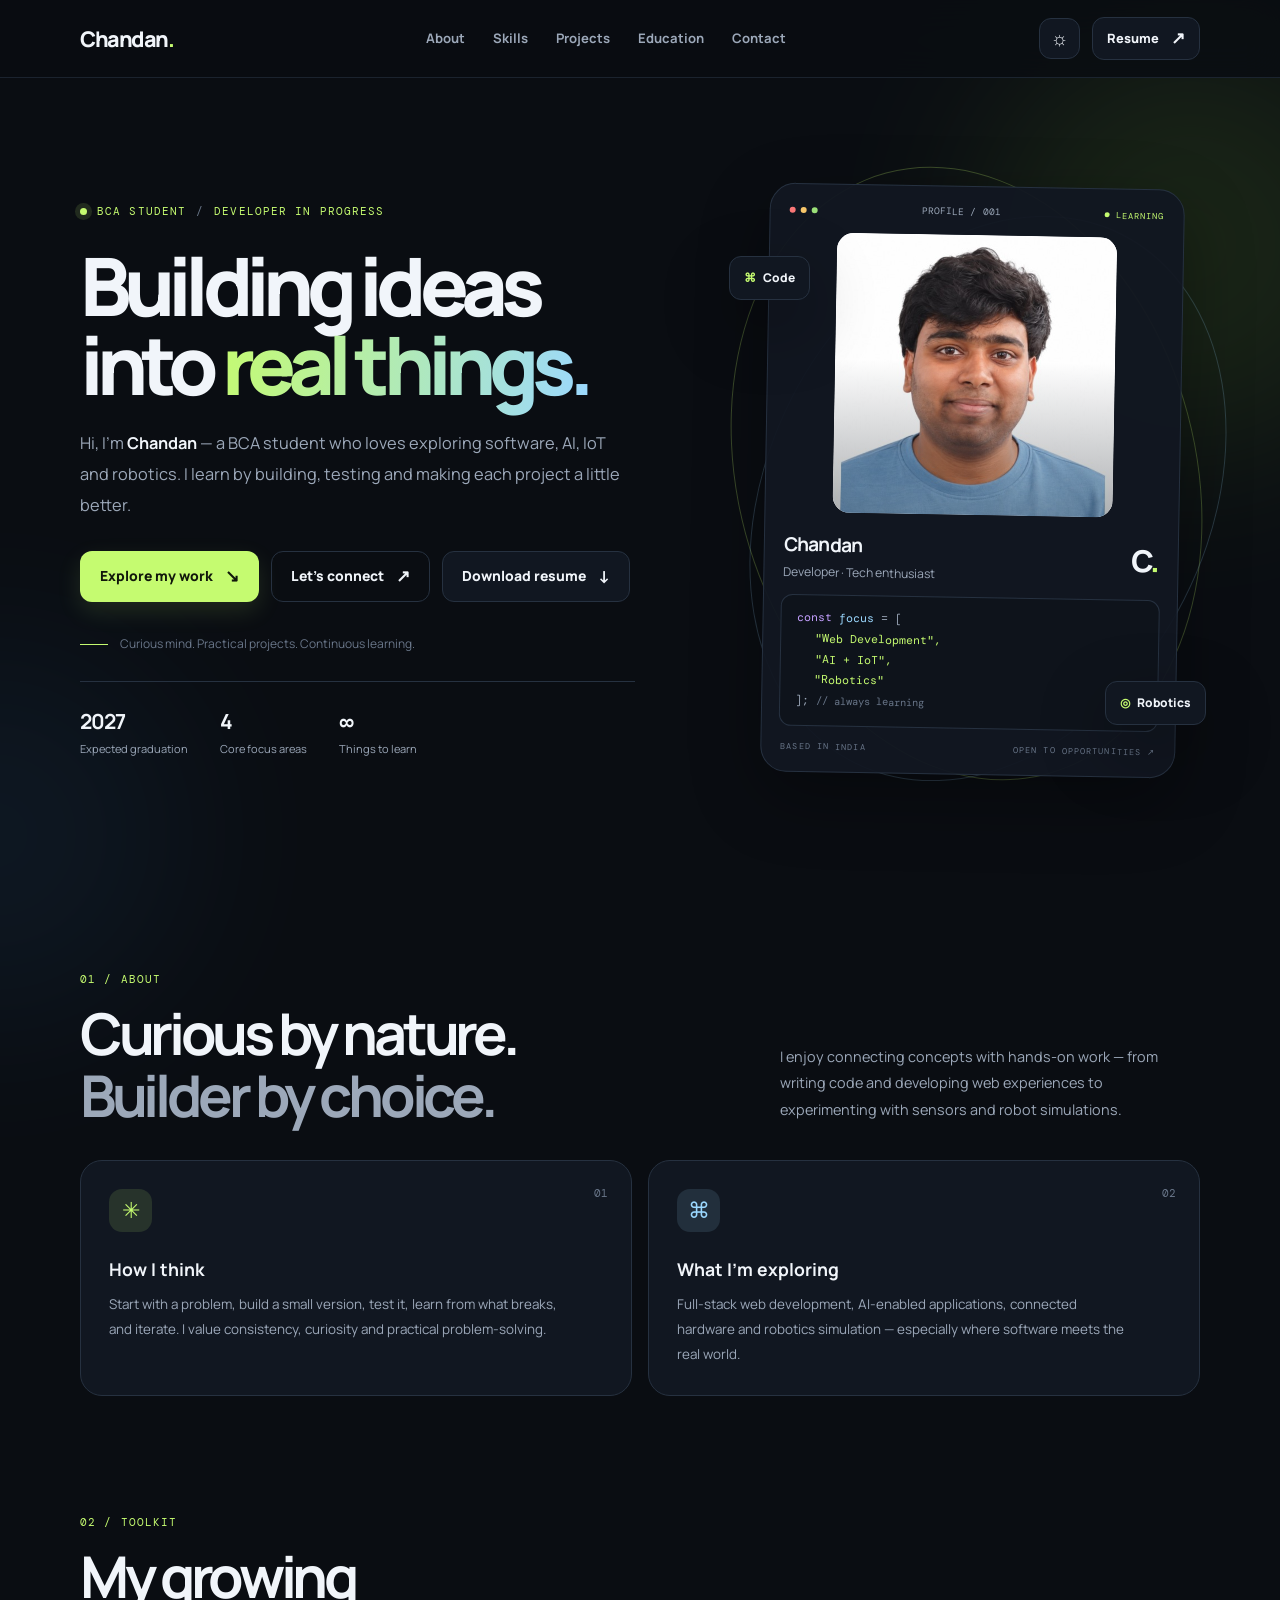
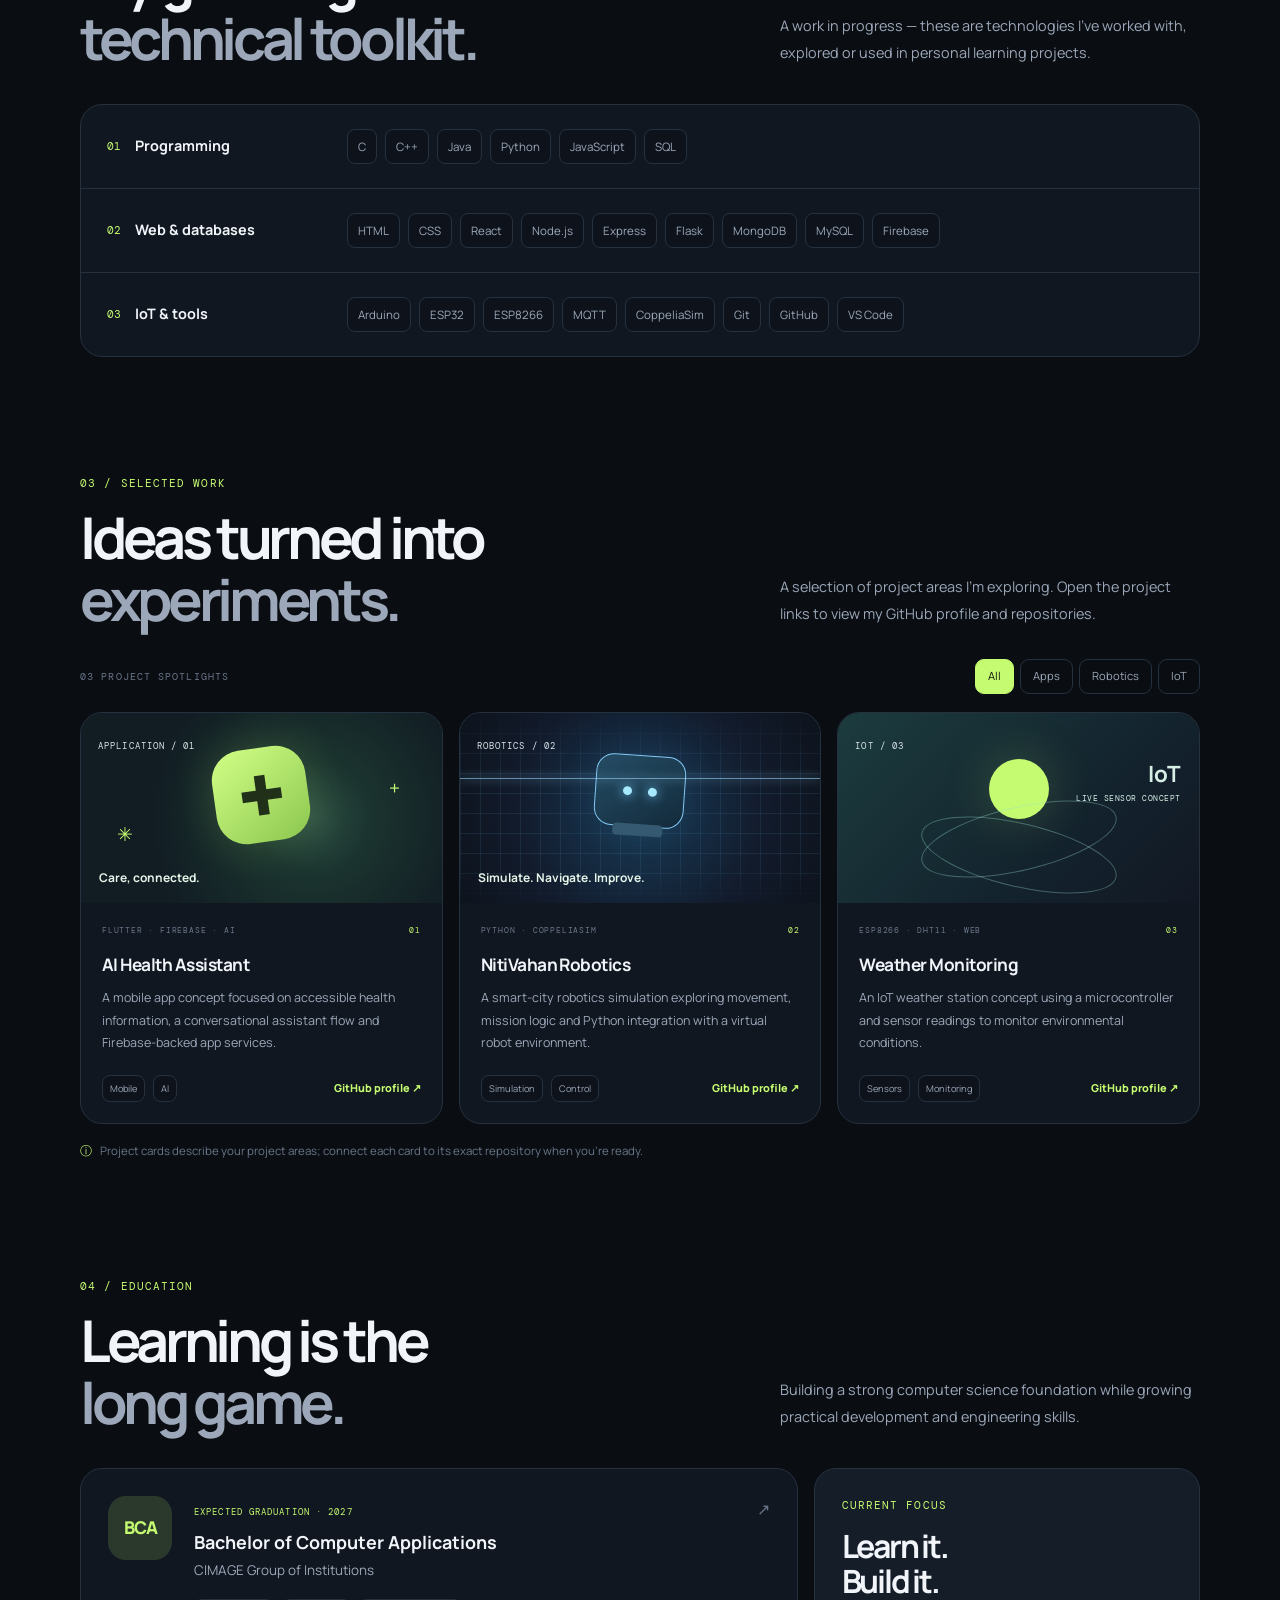
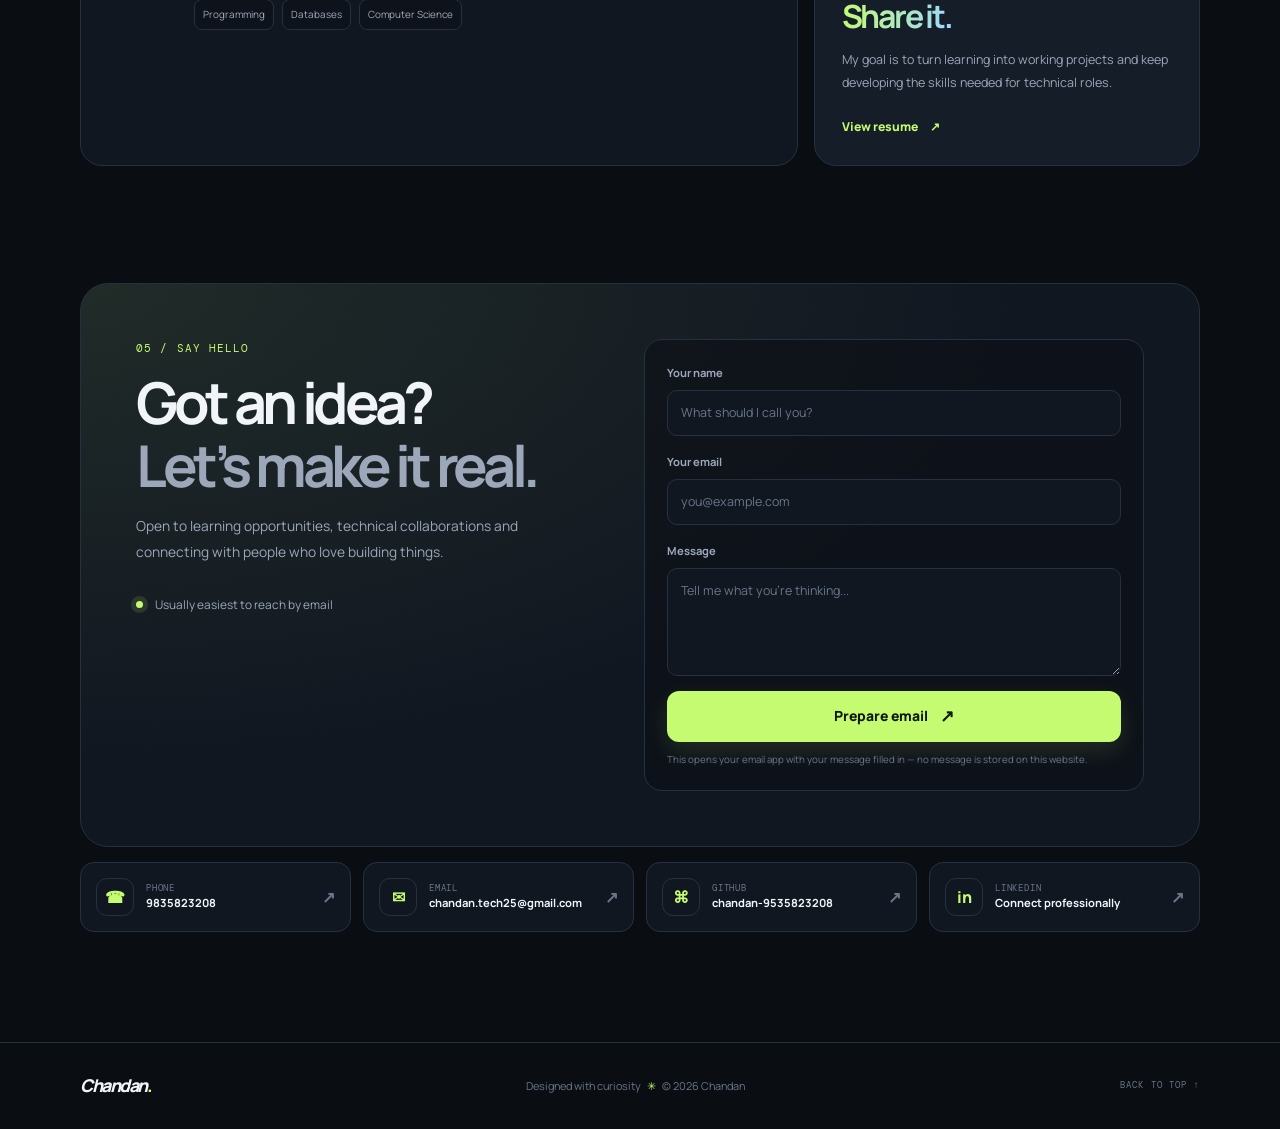
<file: index.html>
<!DOCTYPE html>
<html lang="en" data-theme="dark">
<head>
  <meta charset="UTF-8">
  <meta name="viewport" content="width=device-width, initial-scale=1.0">
  <meta name="description" content="Chandan — BCA student and aspiring developer exploring web development, AI, IoT and robotics.">
  <meta name="theme-color" content="#0a0d12">
  <title>Chandan — Developer Portfolio</title>
  <link rel="preconnect" href="https://fonts.googleapis.com">
  <link rel="preconnect" href="https://fonts.gstatic.com" crossorigin>
  <link href="https://fonts.googleapis.com/css2?family=DM+Mono:wght@400;500&family=Manrope:wght@400;500;600;700;800&display=swap" rel="stylesheet">
  <link rel="stylesheet" href="style.css">
</head>
<body>
  <div class="page-glow glow-one"></div><div class="page-glow glow-two"></div>
  <header class="site-header">
    <nav class="nav wrap" aria-label="Main navigation">
      <a class="brand" href="#home" aria-label="Chandan home">Chandan<span>.</span></a>
      <button class="nav-toggle" id="navToggle" aria-label="Open navigation" aria-expanded="false"><span></span><span></span></button>
      <div class="nav-links" id="navLinks">
        <a href="#about">About</a><a href="#skills">Skills</a><a href="#projects">Projects</a><a href="#education">Education</a><a href="#contact">Contact</a>
      </div>
      <div class="nav-actions">
        <button class="theme-toggle" id="themeToggle" aria-label="Switch color theme" title="Switch theme"><span id="themeIcon">☼</span></button>
        <a class="button button-small button-outline" href="resume.html">Resume <span class="arrow">↗</span></a>
      </div>
    </nav>
  </header>

  <main>
    <section class="hero wrap" id="home">
      <div class="hero-copy reveal">
        <div class="eyebrow"><span class="pulse-dot"></span> BCA STUDENT <span class="eyebrow-sep">/</span> DEVELOPER IN PROGRESS</div>
        <h1>Building ideas<br>into <span class="gradient-text">real things.</span></h1>
        <p class="hero-description">Hi, I’m <strong>Chandan</strong> — a BCA student who loves exploring software, AI, IoT and robotics. I learn by building, testing and making each project a little better.</p>
        <div class="hero-actions">
          <a class="button button-primary" href="#projects">Explore my work <span class="arrow">↘</span></a>
          <a class="button button-ghost" href="#contact">Let’s connect <span class="arrow">↗</span></a>
          <a class="button button-outline" href="Chandan_Resume.pdf" download>Download resume <span class="arrow">↓</span></a>
        </div>
        <div class="social-proof">
          <span class="social-line"></span><span>Curious mind. Practical projects. Continuous learning.</span>
        </div>
        <div class="hero-metrics">
          <div><strong>2027</strong><span>Expected graduation</span></div>
          <div><strong>4</strong><span>Core focus areas</span></div>
          <div><strong>∞</strong><span>Things to learn</span></div>
        </div>
      </div>
      <div class="hero-visual reveal reveal-delay">
        <div class="orbit orbit-a"></div><div class="orbit orbit-b"></div>
        <div class="profile-shell">
          <div class="profile-top"><span class="window-dots"><i></i><i></i><i></i></span><span class="mono">PROFILE / 001</span><span class="live-label"><span></span> LEARNING</span></div>
          <div class="profile-frame"><img src="Chandan.jpg" alt="Portrait of Chandan"></div>
          <div class="profile-info"><div><h2>Chandan</h2><p>Developer · Tech enthusiast</p></div><span class="profile-mark">C<span>.</span></span></div>
          <div class="code-snippet" aria-label="Developer profile code">
            <div><span class="code-purple">const</span> <span class="code-blue">focus</span> = [</div>
            <div class="code-indent"><span>"Web Development"</span>,</div>
            <div class="code-indent"><span>"AI + IoT"</span>,</div>
            <div class="code-indent"><span>"Robotics"</span></div>
            <div>]; <b class="code-comment">// always learning</b></div>
          </div>
          <div class="profile-bottom"><span>BASED IN INDIA</span><span>OPEN TO OPPORTUNITIES ↗</span></div>
        </div>
        <div class="float-chip chip-code"><span>⌘</span> Code</div>
        <div class="float-chip chip-robot"><span>◎</span> Robotics</div>
      </div>
    </section>

    <section class="section wrap" id="about">
      <div class="section-heading reveal"><div><span class="section-index">01 / ABOUT</span><h2>Curious by nature.<br><span class="muted-heading">Builder by choice.</span></h2></div><p>I enjoy connecting concepts with hands-on work — from writing code and developing web experiences to experimenting with sensors and robot simulations.</p></div>
      <div class="about-grid">
        <article class="info-card reveal"><div class="card-icon">✳</div><h3>How I think</h3><p>Start with a problem, build a small version, test it, learn from what breaks, and iterate. I value consistency, curiosity and practical problem-solving.</p><span class="card-number">01</span></article>
        <article class="info-card reveal reveal-delay"><div class="card-icon icon-blue">⌘</div><h3>What I’m exploring</h3><p>Full-stack web development, AI-enabled applications, connected hardware and robotics simulation — especially where software meets the real world.</p><span class="card-number">02</span></article>
      </div>
    </section>

    <section class="section wrap" id="skills">
      <div class="section-heading reveal"><div><span class="section-index">02 / TOOLKIT</span><h2>My growing<br><span class="muted-heading">technical toolkit.</span></h2></div><p>A work in progress — these are technologies I’ve worked with, explored or used in personal learning projects.</p></div>
      <div class="skills-panel reveal">
        <div class="skill-group"><div class="skill-title"><span class="skill-symbol">01</span><h3>Programming</h3></div><div class="skill-tags"><span>C</span><span>C++</span><span>Java</span><span>Python</span><span>JavaScript</span><span>SQL</span></div></div>
        <div class="skill-group"><div class="skill-title"><span class="skill-symbol">02</span><h3>Web &amp; databases</h3></div><div class="skill-tags"><span>HTML</span><span>CSS</span><span>React</span><span>Node.js</span><span>Express</span><span>Flask</span><span>MongoDB</span><span>MySQL</span><span>Firebase</span></div></div>
        <div class="skill-group"><div class="skill-title"><span class="skill-symbol">03</span><h3>IoT &amp; tools</h3></div><div class="skill-tags"><span>Arduino</span><span>ESP32</span><span>ESP8266</span><span>MQTT</span><span>CoppeliaSim</span><span>Git</span><span>GitHub</span><span>VS Code</span></div></div>
      </div>
    </section>

    <section class="section wrap" id="projects">
      <div class="section-heading reveal"><div><span class="section-index">03 / SELECTED WORK</span><h2>Ideas turned into<br><span class="muted-heading">experiments.</span></h2></div><p>A selection of project areas I’m exploring. Open the project links to view my GitHub profile and repositories.</p></div>
      <div class="project-toolbar reveal"><span class="project-count">03 PROJECT SPOTLIGHTS</span><div class="filters" role="group" aria-label="Filter projects"><button class="filter active" data-filter="all">All</button><button class="filter" data-filter="app">Apps</button><button class="filter" data-filter="robotics">Robotics</button><button class="filter" data-filter="iot">IoT</button></div></div>
      <div class="project-grid">
        <article class="project-card reveal" data-category="app">
          <div class="project-art art-health"><span class="art-label">APPLICATION / 01</span><div class="health-orb">✚</div><div class="art-caption">Care, connected.</div><span class="art-cross cross-one">+</span><span class="art-cross cross-two">✳</span></div>
          <div class="project-content"><div class="project-meta"><span>FLUTTER · FIREBASE · AI</span><span class="project-id">01</span></div><h3>AI Health Assistant</h3><p>A mobile app concept focused on accessible health information, a conversational assistant flow and Firebase-backed app services.</p><div class="project-footer"><div class="mini-tags"><span>Mobile</span><span>AI</span></div><a href="https://github.com/chandan-9535823208" target="_blank" rel="noreferrer">GitHub profile ↗</a></div></div>
        </article>
        <article class="project-card reveal reveal-delay" data-category="robotics">
          <div class="project-art art-robot"><span class="art-label">ROBOTICS / 02</span><div class="robot-grid"></div><div class="robot-visual"><span class="robot-eye"></span><span class="robot-eye"></span><span class="robot-base"></span></div><div class="art-caption">Simulate. Navigate. Improve.</div><span class="scan-line"></span></div>
          <div class="project-content"><div class="project-meta"><span>PYTHON · COPPELIASIM</span><span class="project-id">02</span></div><h3>NitiVahan Robotics</h3><p>A smart-city robotics simulation exploring movement, mission logic and Python integration with a virtual robot environment.</p><div class="project-footer"><div class="mini-tags"><span>Simulation</span><span>Control</span></div><a href="https://github.com/chandan-9535823208" target="_blank" rel="noreferrer">GitHub profile ↗</a></div></div>
        </article>
        <article class="project-card reveal" data-category="iot">
          <div class="project-art art-weather"><span class="art-label">IOT / 03</span><div class="weather-sun"></div><div class="weather-wave wave-one"></div><div class="weather-wave wave-two"></div><div class="weather-readout"><strong>IoT</strong><span>LIVE SENSOR CONCEPT</span></div></div>
          <div class="project-content"><div class="project-meta"><span>ESP8266 · DHT11 · WEB</span><span class="project-id">03</span></div><h3>Weather Monitoring</h3><p>An IoT weather station concept using a microcontroller and sensor readings to monitor environmental conditions.</p><div class="project-footer"><div class="mini-tags"><span>Sensors</span><span>Monitoring</span></div><a href="https://github.com/chandan-9535823208" target="_blank" rel="noreferrer">GitHub profile ↗</a></div></div>
        </article>
      </div>
      <p class="project-note"><span>ⓘ</span> Project cards describe your project areas; connect each card to its exact repository when you’re ready.</p>
    </section>

    <section class="section wrap" id="education">
      <div class="section-heading reveal"><div><span class="section-index">04 / EDUCATION</span><h2>Learning is the<br><span class="muted-heading">long game.</span></h2></div><p>Building a strong computer science foundation while growing practical development and engineering skills.</p></div>
      <div class="education-layout">
        <div class="education-card reveal"><div class="edu-badge">BCA</div><div class="edu-copy"><span class="edu-date">EXPECTED GRADUATION · 2027</span><h3>Bachelor of Computer Applications</h3><p>CIMAGE Group of Institutions</p><div class="edu-tags"><span>Programming</span><span>Databases</span><span>Computer Science</span></div></div><span class="edu-check">↗</span></div>
        <aside class="learning-card reveal reveal-delay"><span class="section-index">CURRENT FOCUS</span><h3>Learn it.<br>Build it.<br><span class="gradient-text">Share it.</span></h3><p>My goal is to turn learning into working projects and keep developing the skills needed for technical roles.</p><a href="resume.html" class="text-link">View resume <span>↗</span></a></aside>
      </div>
    </section>

    <section class="section wrap" id="contact">
      <div class="contact-panel reveal">
        <div class="contact-copy"><span class="section-index">05 / SAY HELLO</span><h2>Got an idea?<br><span class="muted-heading">Let’s make it real.</span></h2><p>Open to learning opportunities, technical collaborations and connecting with people who love building things.</p><div class="contact-direct"><span class="pulse-dot"></span> Usually easiest to reach by email</div></div>
        <div class="contact-form-wrap">
          <form id="contactForm">
            <label for="senderName">Your name</label><input id="senderName" name="name" type="text" placeholder="What should I call you?" required>
            <label for="senderEmail">Your email</label><input id="senderEmail" name="email" type="email" placeholder="you@example.com" required>
            <label for="senderMessage">Message</label><textarea id="senderMessage" name="message" rows="4" placeholder="Tell me what you’re thinking..." required></textarea>
            <button class="button button-primary submit-button" type="submit">Prepare email <span class="arrow">↗</span></button>
            <p class="form-note">This opens your email app with your message filled in — no message is stored on this website.</p>
          </form>
        </div>
      </div>
      <div class="social-links reveal"><a href="tel:+919835823208"><span class="social-icon">☎</span><span><small>PHONE</small><strong>9835823208</strong></span><b>↗</b></a><a href="mailto:chandan.tech25@gmail.com"><span class="social-icon">✉</span><span><small>EMAIL</small><strong>chandan.tech25@gmail.com</strong></span><b>↗</b></a><a href="https://github.com/chandan-9535823208" target="_blank" rel="noreferrer"><span class="social-icon">⌘</span><span><small>GITHUB</small><strong>chandan-9535823208</strong></span><b>↗</b></a><a href="https://www.linkedin.com/in/chandan-k-14480735b" target="_blank" rel="noreferrer"><span class="social-icon">in</span><span><small>LINKEDIN</small><strong>Connect professionally</strong></span><b>↗</b></a></div>
    </section>
  </main>

  <footer class="site-footer"><div class="wrap footer-inner"><a class="brand" href="#home"><Cite>Chandan</Cite><span>.</span></a><span>Designed with curiosity <span class="footer-heart">✳</span> © <span id="year"></span> Chandan</span><a href="#home" class="back-top">BACK TO TOP ↑</a></div></footer>
  <div class="toast" id="toast" role="status" aria-live="polite"></div>
  <script src="script.js"></script>
</body>
</html>
</file>
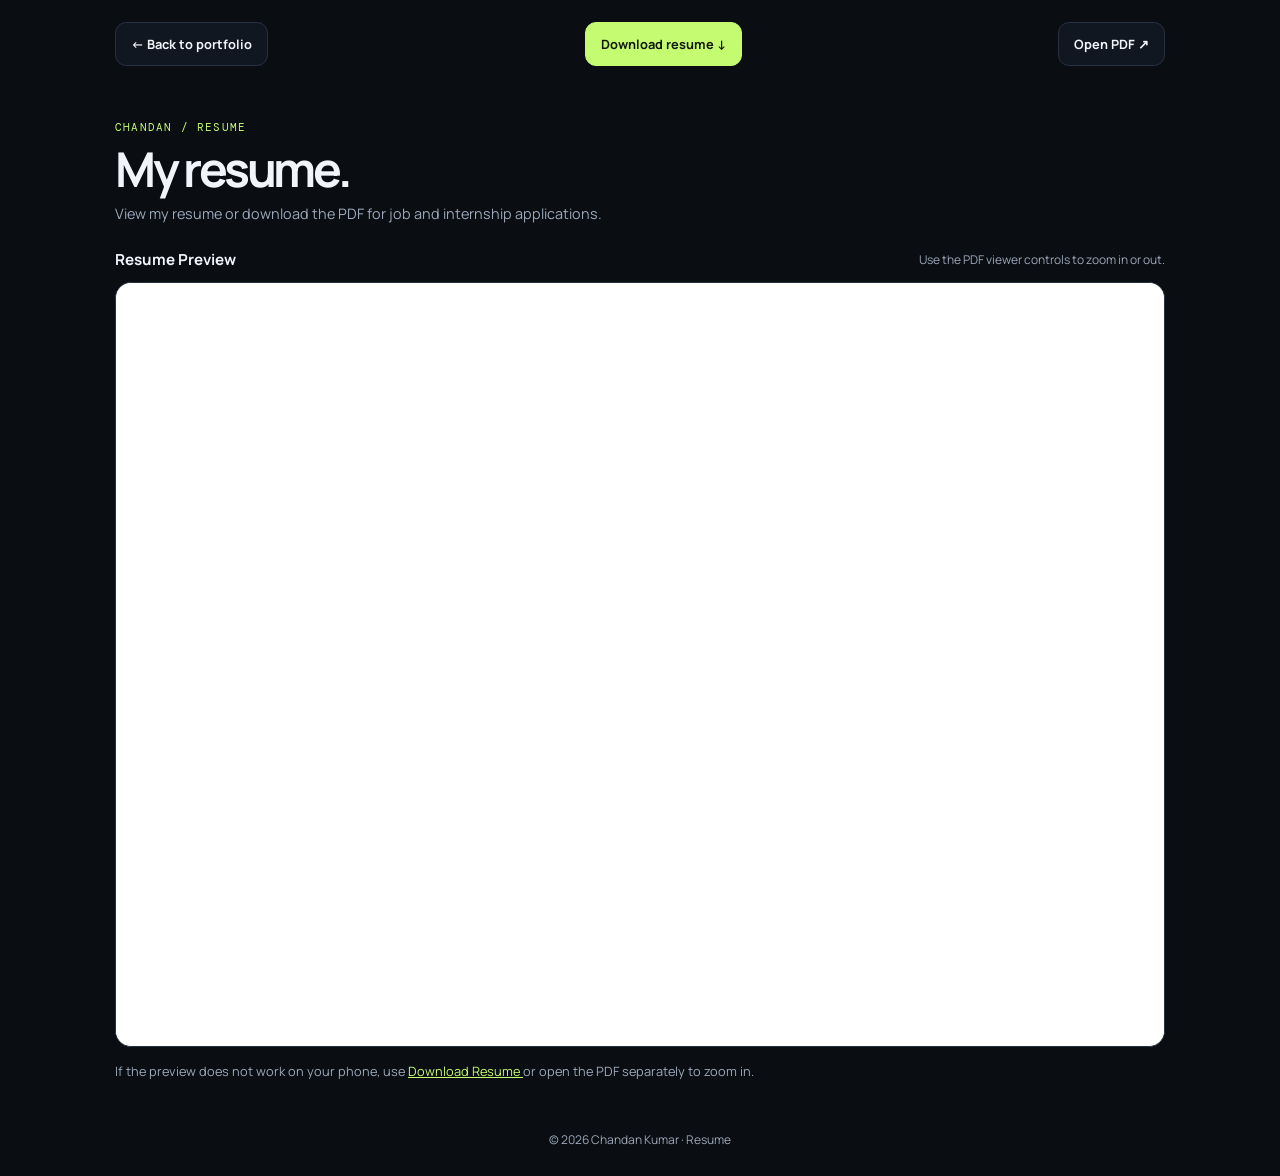
<file: resume.html>
<!DOCTYPE html>
<html lang="en" data-theme="dark">
<head>
  <meta charset="UTF-8">
  <meta name="viewport" content="width=device-width, initial-scale=1.0">
  <meta name="description" content="View or download Chandan's resume PDF.">
  <meta name="theme-color" content="#0a0d12">
  <title>Resume — Chandan</title>

  <link rel="preconnect" href="https://fonts.googleapis.com">
  <link rel="preconnect" href="https://fonts.gstatic.com" crossorigin>
  <link href="https://fonts.googleapis.com/css2?family=DM+Mono:wght@400;500&family=Manrope:wght@400;500;600;700;800&display=swap" rel="stylesheet">

  <style>
    :root {
      --bg: #0a0d12;
      --surface: #111721;
      --text: #f1f5fa;
      --muted: #9ca8b9;
      --line: #263140;
      --accent: #c5fb70;
      --ink: #11170b;
    }

    * {
      box-sizing: border-box;
    }

    html {
      scroll-behavior: smooth;
    }

    body {
      margin: 0;
      background: var(--bg);
      color: var(--text);
      font-family: Manrope, sans-serif;
      min-height: 100vh;
    }

    .wrap {
      width: min(1050px, calc(100% - 32px));
      margin: auto;
    }

    .toolbar {
      display: flex;
      justify-content: space-between;
      align-items: center;
      gap: 12px;
      padding: 22px 0;
    }

    .toolbar a {
      display: inline-flex;
      align-items: center;
      justify-content: center;
      gap: 8px;
      border: 1px solid var(--line);
      background: var(--surface);
      color: var(--text);
      border-radius: 11px;
      padding: 12px 15px;
      font: 700 0.8rem Manrope, sans-serif;
      text-decoration: none;
      text-align: center;
      transition: transform 0.2s, border-color 0.2s;
    }

    .toolbar a:hover {
      transform: translateY(-2px);
      border-color: var(--accent);
    }

    .toolbar .download {
      background: var(--accent);
      border-color: var(--accent);
      color: var(--ink);
    }

    .intro {
      padding: 26px 0 22px;
    }

    .eyebrow {
      font: 0.68rem 'DM Mono', monospace;
      color: var(--accent);
      letter-spacing: 1.2px;
      text-transform: uppercase;
    }

    h1 {
      font-size: clamp(2.1rem, 5vw, 3rem);
      line-height: 1.05;
      letter-spacing: -0.07em;
      margin: 8px 0;
    }

    .intro p {
      color: var(--muted);
      font-size: 0.9rem;
      line-height: 1.7;
      margin: 0;
    }

    .pdf-heading {
      display: flex;
      align-items: center;
      justify-content: space-between;
      gap: 12px;
      margin-bottom: 12px;
    }

    .pdf-heading h2 {
      font-size: 0.95rem;
      margin: 0;
    }

    .pdf-heading span {
      color: var(--muted);
      font-size: 0.75rem;
    }

    .pdf-frame {
      width: 100%;
      height: min(85vh, 1050px);
      min-height: 650px;
      border: 1px solid var(--line);
      border-radius: 16px;
      background: #fff;
      overflow: hidden;
    }

    .pdf-frame iframe {
      display: block;
      width: 100%;
      height: 100%;
      border: 0;
      background: #fff;
    }

    .mobile-open {
      display: none;
      width: 100%;
      margin-top: 14px;
      padding: 14px;
      border: 1px solid var(--accent);
      border-radius: 12px;
      background: var(--accent);
      color: var(--ink);
      font: 800 0.9rem Manrope, sans-serif;
      text-align: center;
      text-decoration: none;
    }

    .fallback {
      color: var(--muted);
      font-size: 0.8rem;
      line-height: 1.7;
      margin: 14px 0 30px;
    }

    .fallback a {
      color: var(--accent);
    }

    footer {
      padding: 18px 0 28px;
      color: var(--muted);
      font-size: 0.75rem;
      text-align: center;
    }

    @media (max-width: 600px) {
      .wrap {
        width: calc(100% - 24px);
      }

      .toolbar {
        display: grid;
        grid-template-columns: 1fr 1fr;
        gap: 9px;
        padding: 14px 0;
      }

      .toolbar a {
        width: 100%;
        min-height: 44px;
        padding: 10px 7px;
        font-size: 0.72rem;
      }

      .toolbar a:first-child {
        grid-column: 1 / -1;
      }

      .intro {
        padding: 22px 0 18px;
      }

      h1 {
        font-size: 2.35rem;
      }

      .intro p {
        font-size: 0.82rem;
      }

      .pdf-heading {
        align-items: flex-start;
        flex-direction: column;
        gap: 5px;
      }

      .pdf-frame {
        height: 78vh;
        min-height: 500px;
        border-radius: 10px;
      }

      .mobile-open {
        display: block;
      }

      footer {
        padding-bottom: 22px;
      }
    }

    @media (max-width: 360px) {
      .toolbar a {
        font-size: 0.67rem;
      }

      .pdf-frame {
        height: 72vh;
        min-height: 450px;
      }
    }
  </style>
</head>

<body>
  <main class="wrap">

    <nav class="toolbar" aria-label="Resume actions">
      <a href="index.html">← Back to portfolio</a>

      <a
        class="download"
        href="Chandan_Resume.pdf"
        download="Chandan_Resume.pdf">
        Download resume ↓
      </a>

      <a
        href="Chandan_Resume.pdf"
        target="_blank"
        rel="noopener noreferrer">
        Open PDF ↗
      </a>
    </nav>

    <header class="intro">
      <span class="eyebrow">CHANDAN / RESUME</span>
      <h1>My resume.</h1>
      <p>
        View my resume or download the PDF for job and internship applications.
      </p>
    </header>

    <section aria-label="Resume preview">
      <div class="pdf-heading">
        <h2>Resume Preview</h2>
        <span>Use the PDF viewer controls to zoom in or out.</span>
      </div>

      <div class="pdf-frame">
        <iframe
          src="Chandan_Resume.pdf#toolbar=1&navpanes=0&view=FitH"
          title="Chandan's resume PDF"
          loading="lazy">
        </iframe>
      </div>

      <a
        class="mobile-open"
        href="Chandan_Resume.pdf"
        target="_blank"
        rel="noopener noreferrer">
        Open Resume for Zooming ↗
      </a>

      <p class="fallback">
        If the preview does not work on your phone, use
        <a href="Chandan_Resume.pdf" download="Chandan_Resume.pdf">
          Download Resume
        </a>
        or open the PDF separately to zoom in.
      </p>
    </section>

    <footer>
      © 2026 Chandan Kumar · Resume
    </footer>

  </main>
</body>
</html>
</file>
<file: style.css>
/* Chandan Portfolio — responsive design system */
:root{
  color-scheme:dark;--bg:#0a0d12;--bg-soft:#0e131b;--surface:#111721;--surface-2:#151d29;
  --text:#f1f5fa;--muted:#9ca8b9;--subtle:#697689;--line:#263140;--accent:#c5fb70;--accent-ink:#11170b;
  --blue:#9bd8ff;--shadow:0 24px 70px #0005;--radius:22px;--font:'Manrope',sans-serif;--mono:'DM Mono',monospace
}
html[data-theme="light"]{color-scheme:light;--bg:#f5f7f8;--bg-soft:#eef2f4;--surface:#fff;--surface-2:#f2f5f6;--text:#17202a;--muted:#5c6979;--subtle:#7c8794;--line:#dce3e8;--accent:#5c951f;--accent-ink:#fff;--blue:#1679b3;--shadow:0 24px 70px #1c2d3b12}
*{box-sizing:border-box}html{scroll-behavior:smooth;scroll-padding-top:88px}body{margin:0;overflow-x:hidden;background:var(--bg);color:var(--text);font-family:var(--font),sans-serif;line-height:1.65;transition:background .3s,color .3s}a{color:inherit;text-decoration:none}button,input,textarea{font:inherit}button,a{-webkit-tap-highlight-color:transparent}button{color:inherit}.wrap{width:min(1120px,calc(100% - 48px));margin-inline:auto}.page-glow{position:absolute;pointer-events:none;z-index:-1;border-radius:50%;filter:blur(90px);opacity:.12}.glow-one{width:420px;height:420px;top:35px;right:-120px;background:#8acf39}.glow-two{width:370px;height:370px;top:650px;left:-190px;background:#3e95e1;opacity:.08}
.site-header{height:78px;position:sticky;top:0;z-index:50;background:color-mix(in srgb,var(--bg) 85%,transparent);backdrop-filter:blur(18px);border-bottom:1px solid color-mix(in srgb,var(--line) 65%,transparent)}.nav{height:100%;display:flex;align-items:center;justify-content:space-between;gap:24px}.brand{font-weight:800;font-size:1.35rem;letter-spacing:-1.5px}.brand span{color:var(--accent)}.nav-links{display:flex;align-items:center;gap:28px;color:var(--muted);font-size:.82rem;font-weight:700}.nav-links a{transition:color .2s}.nav-links a:hover,.nav-links a.active{color:var(--accent)}.nav-actions{display:flex;align-items:center;gap:12px}.theme-toggle{width:41px;height:41px;border:1px solid var(--line);border-radius:12px;background:var(--surface);cursor:pointer;font-size:1.2rem;transition:transform .2s,border-color .2s}.theme-toggle:hover{transform:rotate(15deg);border-color:var(--accent)}.nav-toggle{display:none;border:1px solid var(--line);background:var(--surface);width:42px;height:42px;border-radius:12px;cursor:pointer}.nav-toggle span{display:block;width:17px;height:2px;background:var(--text);margin:5px auto;transition:.2s}
.button{display:inline-flex;align-items:center;justify-content:center;gap:12px;border:1px solid transparent;padding:13px 19px;border-radius:12px;font-size:.87rem;font-weight:800;cursor:pointer;transition:transform .22s,border-color .22s,background .22s,color .22s}.button:hover{transform:translateY(-3px)}.button-small{padding:10px 14px;font-size:.8rem}.button-primary{background:var(--accent);color:var(--accent-ink);box-shadow:0 9px 24px color-mix(in srgb,var(--accent) 12%,transparent)}.button-primary:hover{filter:brightness(1.06)}.button-outline{border-color:var(--line);background:var(--surface)}.button-outline:hover,.button-ghost:hover{border-color:var(--accent)}.button-ghost{border-color:var(--line);background:transparent}.arrow{font-size:1.05rem;line-height:1}
.hero{min-height:665px;padding-top:88px;padding-bottom:88px;display:grid;grid-template-columns:1.06fr .94fr;align-items:center;gap:72px}.eyebrow,.section-index,.mono,.profile-bottom,.profile-top .mono,.live-label,.project-count,.project-meta,.art-label,.edu-date,.back-top{font-family:var(--mono);font-size:.69rem;letter-spacing:1.1px}.eyebrow{display:flex;align-items:center;gap:10px;color:var(--accent)}.eyebrow-sep{color:var(--subtle)}.pulse-dot{display:inline-block;width:7px;height:7px;background:var(--accent);border-radius:50%;box-shadow:0 0 0 5px color-mix(in srgb,var(--accent) 12%,transparent);animation:pulse 2s infinite}@keyframes pulse{50%{box-shadow:0 0 0 9px transparent}}
h1{margin:25px 0 23px;font-size:clamp(3.3rem,6.3vw,5.55rem);line-height:.99;letter-spacing:-.085em;font-weight:800} .gradient-text{color:var(--accent);background:linear-gradient(100deg,var(--accent),var(--blue));-webkit-background-clip:text;background-clip:text;-webkit-text-fill-color:transparent}.hero-description{max-width:550px;color:var(--muted);font-size:1.02rem;line-height:1.9;margin:0}.hero-description strong{color:var(--text)}.hero-actions{display:flex;gap:12px;flex-wrap:wrap;margin-top:30px}.social-proof{display:flex;align-items:center;gap:12px;color:var(--subtle);font-size:.75rem;margin-top:32px}.social-line{height:1px;width:28px;background:var(--accent)}.hero-metrics{display:flex;gap:32px;border-top:1px solid var(--line);padding-top:22px;margin-top:27px}.hero-metrics div{display:flex;flex-direction:column;gap:2px}.hero-metrics strong{font-size:1.3rem;letter-spacing:-.05em}.hero-metrics span{font-size:.69rem;color:var(--muted)}
.hero-visual{position:relative;max-width:455px;width:100%;justify-self:end;padding:20px}.profile-shell{position:relative;z-index:2;padding:17px;background:color-mix(in srgb,var(--surface) 94%,transparent);border:1px solid var(--line);border-radius:26px;box-shadow:var(--shadow);transform:rotate(1deg);animation:float-card 7s ease-in-out infinite}.profile-top{display:flex;align-items:center;justify-content:space-between;gap:10px;color:var(--muted);padding:1px 2px 14px}.window-dots{display:flex;gap:5px}.window-dots i{display:block;width:6px;height:6px;border-radius:50%;background:var(--subtle)}.window-dots i:first-child{background:#fa7777}.window-dots i:nth-child(2){background:#f7c66a}.window-dots i:nth-child(3){background:#9be078}.profile-top .mono{font-size:.59rem}.live-label{font-size:.54rem;color:var(--accent);display:flex;align-items:center;gap:6px}.live-label span{width:5px;height:5px;border-radius:50%;background:var(--accent)}.profile-frame{width:min(100%,280px);height:auto;aspect-ratio:1/1;margin-inline:auto;border-radius:17px;overflow:hidden;position:relative;background:#fff}.profile-frame:after{content:"";position:absolute;inset:45% 0 0;background:linear-gradient(transparent,#09101855);pointer-events:none}.profile-frame img{width:100%;height:100%;object-fit:contain;object-position:center center;background:#fff;display:block;transition:transform .6s}.profile-shell:hover .profile-frame img{transform:scale(1.04)}.profile-info{display:flex;align-items:center;justify-content:space-between;padding:17px 2px 12px}.profile-info h2{margin:0;font-size:1.2rem;letter-spacing:-.04em}.profile-info p{margin:2px 0 0;color:var(--muted);font-size:.76rem}.profile-mark{font-size:1.9rem;font-weight:800;letter-spacing:-2px}.profile-mark span{color:var(--accent)}.code-snippet{font: .72rem/1.8 var(--mono);padding:13px 15px;background:var(--bg-soft);border:1px solid var(--line);border-radius:12px;color:var(--muted)}.code-purple{color:#c4a0ff}.code-blue{color:var(--blue)}.code-snippet .code-indent{padding-left:19px;color:var(--accent)}.code-comment{font-weight:400;color:var(--subtle);font-size:.65rem}.profile-bottom{display:flex;justify-content:space-between;gap:8px;padding:14px 2px 0;color:var(--subtle);font-size:.53rem}.orbit{position:absolute;border:1px solid color-mix(in srgb,var(--accent) 25%,transparent);border-radius:50%;pointer-events:none}.orbit-a{inset:-4px 4px 10px -8px;transform:rotate(-15deg)}.orbit-b{inset:36px -9px 0 22px;transform:rotate(27deg);border-color:color-mix(in srgb,var(--blue) 20%,transparent)}.float-chip{position:absolute;z-index:3;padding:11px 14px;border:1px solid var(--line);background:var(--surface);box-shadow:var(--shadow);border-radius:12px;font-size:.75rem;font-weight:800;animation:float-chip 5s ease-in-out infinite}.float-chip span{color:var(--accent);margin-right:5px}.chip-code{top:90px;left:-16px}.chip-robot{bottom:70px;right:-6px;animation-delay:-2.4s}@keyframes float-card{0%,100%{transform:translateY(0) rotate(1deg)}50%{transform:translateY(-7px) rotate(0deg)}}@keyframes float-chip{0%,100%{transform:translateY(0)}50%{transform:translateY(-9px)}}
.section{padding-top:87px;padding-bottom:30px}.section-heading{display:flex;align-items:end;justify-content:space-between;gap:40px;margin-bottom:34px}.section-index{color:var(--accent);display:block;margin-bottom:14px}.section-heading h2,.contact-copy h2{font-size:clamp(2.3rem,4.5vw,3.6rem);line-height:1.08;letter-spacing:-.075em;margin:0}.muted-heading{color:var(--muted)}.section-heading>p{max-width:420px;color:var(--muted);font-size:.9rem;line-height:1.85;margin:0 0 3px}
.about-grid{display:grid;grid-template-columns:1fr 1fr;gap:16px}.info-card{position:relative;overflow:hidden;padding:28px;background:var(--surface);border:1px solid var(--line);border-radius:var(--radius);min-height:220px;transition:transform .25s,border-color .25s}.info-card:hover{transform:translateY(-5px);border-color:color-mix(in srgb,var(--accent) 45%,var(--line))}.card-icon{display:grid;place-items:center;width:43px;height:43px;border-radius:13px;background:color-mix(in srgb,var(--accent) 12%,transparent);color:var(--accent);font-size:1.4rem;margin-bottom:23px}.icon-blue{background:color-mix(in srgb,var(--blue) 12%,transparent);color:var(--blue)}.info-card h3{margin:0 0 8px;font-size:1.1rem}.info-card p{max-width:460px;margin:0;color:var(--muted);font-size:.84rem;line-height:1.85}.card-number{position:absolute;right:23px;top:25px;color:var(--subtle);font: .7rem var(--mono)}
.skills-panel{border:1px solid var(--line);border-radius:var(--radius);overflow:hidden;background:var(--surface)}.skill-group{display:grid;grid-template-columns:220px 1fr;gap:20px;padding:24px 26px;border-bottom:1px solid var(--line)}.skill-group:last-child{border-bottom:0}.skill-title{display:flex;align-items:center;gap:14px}.skill-symbol{font: .7rem var(--mono);color:var(--accent)}.skill-title h3{font-size:.9rem;margin:0}.skill-tags,.edu-tags,.mini-tags{display:flex;flex-wrap:wrap;gap:8px}.skill-tags span,.edu-tags span,.mini-tags span{font-size:.72rem;border:1px solid var(--line);border-radius:8px;padding:7px 10px;color:var(--muted);background:var(--bg-soft);transition:border-color .2s,color .2s}.skill-tags span:hover{border-color:var(--accent);color:var(--text)}
.project-toolbar{display:flex;justify-content:space-between;align-items:center;gap:20px;margin:-5px 0 18px}.project-count{color:var(--subtle);font-size:.6rem}.filters{display:flex;gap:6px;flex-wrap:wrap}.filter{border:1px solid var(--line);background:transparent;color:var(--muted);padding:7px 12px;border-radius:9px;font-size:.7rem;cursor:pointer;transition:.2s}.filter:hover,.filter.active{background:var(--accent);color:var(--accent-ink);border-color:var(--accent)}.project-grid{display:grid;grid-template-columns:repeat(3,minmax(0,1fr));gap:16px}.project-card{min-width:0;background:var(--surface);border:1px solid var(--line);border-radius:var(--radius);overflow:hidden;display:flex;flex-direction:column;transition:transform .3s,border-color .3s,opacity .25s}.project-card:hover{transform:translateY(-6px);border-color:color-mix(in srgb,var(--accent) 45%,var(--line))}.project-card.hidden{display:none}.project-art{height:190px;position:relative;overflow:hidden;padding:17px;background:#17212b}.art-label{position:relative;z-index:2;color:#d8e5e9;font-size:.57rem}.art-caption{position:absolute;bottom:15px;left:18px;color:#e5f5e9;font-size:.75rem;font-weight:700;z-index:2}.art-health{background:radial-gradient(circle at 64% 55%,#2d4f44 0,#1b342f 22%,#111c23 65%)}.health-orb{position:absolute;display:grid;place-items:center;top:35px;left:calc(50% - 47px);width:94px;height:94px;border-radius:30px;background:linear-gradient(145deg,#d2ff86,#8cc74f);box-shadow:0 0 45px #b9f36b30;color:#203019;font-size:3.4rem;font-weight:400;transform:rotate(-8deg);animation:orb-float 5s ease-in-out infinite}.art-cross{position:absolute;color:#c5fb70;font-size:1.2rem}.cross-one{right:42px;top:60px}.cross-two{left:36px;bottom:52px}@keyframes orb-float{50%{transform:translateY(-7px) rotate(2deg)}}.art-robot{background:radial-gradient(circle at 50% 52%,#193c57,#121b2c 60%,#0d131c)}.robot-grid{position:absolute;inset:0;background-image:linear-gradient(#6cbbef1a 1px,transparent 1px),linear-gradient(90deg,#6cbbef1a 1px,transparent 1px);background-size:20px 20px;mask-image:linear-gradient(transparent,#000 30%,#000 80%,transparent)}.robot-visual{position:absolute;top:42px;left:calc(50% - 45px);width:90px;height:72px;border:1px solid #82c9f6;background:linear-gradient(145deg,#254d65,#132a3b);border-radius:18px;box-shadow:0 0 40px #429fe31d;display:flex;justify-content:center;gap:16px;align-items:center;transform:rotate(4deg)}.robot-eye{width:9px;height:9px;border-radius:50%;background:#a6e9ff;box-shadow:0 0 12px #76ccff}.robot-base{position:absolute;left:19px;right:19px;bottom:-10px;height:12px;background:#355970;border-radius:4px}.scan-line{position:absolute;left:0;right:0;top:65px;height:1px;background:#9bd8ff99;box-shadow:0 0 10px #9bd8ff;animation:scan 4s linear infinite}@keyframes scan{0%{top:40px}100%{top:170px}}.art-weather{background:linear-gradient(135deg,#1c3c3e,#13222d 65%,#121823)}.weather-sun{position:absolute;top:46px;left:calc(50% - 30px);width:60px;height:60px;border-radius:50%;background:#c5fb70;box-shadow:0 0 50px #c5fb7035}.weather-wave{position:absolute;width:200px;height:64px;border:1px solid #98dbd25c;border-radius:50%;transform:rotate(-13deg);left:calc(50% - 100px)}.wave-one{top:94px}.wave-two{top:110px;transform:rotate(13deg)}.weather-readout{position:absolute;right:18px;top:43px;display:flex;flex-direction:column;text-align:right;color:#d5efe5}.weather-readout strong{font-size:1.4rem}.weather-readout span{font: .48rem var(--mono);letter-spacing:.5px}.project-content{padding:21px;display:flex;flex-direction:column;flex:1}.project-meta{display:flex;justify-content:space-between;align-items:center;gap:10px;color:var(--subtle);font-size:.53rem;letter-spacing:.8px}.project-id{color:var(--accent)}.project-content h3{margin:13px 0 8px;font-size:1.08rem;letter-spacing:-.03em}.project-content p{color:var(--muted);font-size:.78rem;line-height:1.8;margin:0 0 20px;flex:1}.project-footer{display:flex;align-items:center;justify-content:space-between;gap:10px;margin-top:auto}.mini-tags span{font-size:.58rem;padding:5px 7px}.project-footer>a{font-size:.68rem;font-weight:800;color:var(--accent);white-space:nowrap}.project-note{display:flex;gap:8px;align-items:start;font-size:.72rem;color:var(--subtle);margin:17px 0 0}.project-note span{color:var(--accent)}
.education-layout{display:grid;grid-template-columns:1.3fr .7fr;gap:16px}.education-card{display:flex;align-items:flex-start;gap:22px;padding:27px;background:var(--surface);border:1px solid var(--line);border-radius:var(--radius)}.edu-badge{display:grid;place-items:center;width:64px;height:64px;flex:0 0 64px;border-radius:18px;background:color-mix(in srgb,var(--accent) 14%,transparent);color:var(--accent);font-size:1.1rem;font-weight:800;letter-spacing:-1px}.edu-copy{flex:1}.edu-date{color:var(--accent);font-size:.59rem}.edu-copy h3{font-size:1.12rem;line-height:1.4;margin:8px 0 4px}.edu-copy p{color:var(--muted);font-size:.84rem;margin:0 0 18px}.edu-check{color:var(--subtle)}.edu-tags span{font-size:.62rem;padding:6px 8px}.learning-card{padding:27px;background:var(--surface-2);border:1px solid var(--line);border-radius:var(--radius)}.learning-card h3{margin:15px 0;font-size:2rem;line-height:1.1;letter-spacing:-.07em}.learning-card p{font-size:.78rem;color:var(--muted);line-height:1.8}.text-link{display:inline-flex;gap:12px;margin-top:10px;font-size:.76rem;color:var(--accent);font-weight:800}
.contact-panel{display:grid;grid-template-columns:.95fr 1.05fr;gap:55px;padding:clamp(27px,5vw,55px);border:1px solid var(--line);border-radius:28px;background:radial-gradient(ellipse at 0 0,color-mix(in srgb,var(--accent) 9%,var(--surface)),var(--surface) 60%)}.contact-copy h2{margin:10px 0 17px}.contact-copy>p{color:var(--muted);max-width:390px;font-size:.86rem;line-height:1.9}.contact-direct{display:flex;align-items:center;gap:12px;margin-top:30px;color:var(--muted);font-size:.74rem}.contact-form-wrap{padding:22px;background:color-mix(in srgb,var(--bg) 50%,transparent);border:1px solid var(--line);border-radius:18px}.contact-form-wrap form{display:flex;flex-direction:column}.contact-form-wrap label{font-size:.7rem;color:var(--muted);font-weight:700;margin:2px 0 7px}.contact-form-wrap input,.contact-form-wrap textarea{width:100%;resize:vertical;padding:12px 13px;border:1px solid var(--line);background:var(--surface);color:var(--text);border-radius:10px;outline:0;margin-bottom:15px;font-size:.78rem;transition:border-color .2s}.contact-form-wrap input:focus,.contact-form-wrap textarea:focus{border-color:var(--accent)}.contact-form-wrap input::placeholder,.contact-form-wrap textarea::placeholder{color:var(--subtle)}.submit-button{width:100%}.form-note{font-size:.61rem;line-height:1.65;color:var(--subtle);margin:10px 0 0}.social-links{display:grid;grid-template-columns:repeat(4,minmax(0,1fr));gap:12px;margin-top:15px}.social-links>a{display:flex;align-items:center;gap:12px;min-width:0;padding:15px;background:var(--surface);border:1px solid var(--line);border-radius:14px;transition:transform .2s,border-color .2s}.social-links>a:hover{transform:translateY(-3px);border-color:var(--accent)}.social-icon{display:grid;place-items:center;width:38px;height:38px;flex:0 0 38px;border:1px solid var(--line);border-radius:11px;font-weight:800;color:var(--accent)}.social-links>a>span:nth-child(2){display:flex;flex-direction:column;min-width:0}.social-links small{font: .55rem var(--mono);color:var(--subtle);letter-spacing:.8px}.social-links strong{font-size:.7rem;overflow-wrap:anywhere}.social-links b{margin-left:auto;color:var(--subtle)}
.site-footer{margin-top:80px;border-top:1px solid var(--line)}.footer-inner{min-height:86px;display:flex;align-items:center;justify-content:space-between;gap:18px;color:var(--subtle);font-size:.68rem}.footer-inner .brand{color:var(--text);font-size:1.1rem}.footer-heart{color:var(--accent);padding-inline:4px}.back-top{font-size:.59rem}.toast{position:fixed;bottom:22px;left:50%;transform:translate(-50%,20px);opacity:0;pointer-events:none;background:var(--text);color:var(--bg);padding:12px 18px;border-radius:11px;font-size:.78rem;z-index:100;box-shadow:var(--shadow);transition:.25s}.toast.show{opacity:1;transform:translate(-50%,0)}
.reveal{opacity:0;transform:translateY(22px);transition:opacity .7s ease,transform .7s cubic-bezier(.2,.65,.3,1)}.reveal.in-view{opacity:1;transform:translateY(0)}.reveal-delay{transition-delay:.12s}
@media(prefers-reduced-motion:reduce){*,*::before,*::after{scroll-behavior:auto!important;animation-duration:.01ms!important;animation-iteration-count:1!important;transition-duration:.01ms!important}.reveal{opacity:1;transform:none}}
@media(max-width:980px){.hero{gap:36px;padding-top:68px;min-height:auto}.hero-visual{max-width:400px;padding:12px}.profile-frame{height:auto}.nav-links{gap:18px}.project-grid{grid-template-columns:repeat(2,minmax(0,1fr))}.project-card:last-child{grid-column:span 2}.project-card:last-child .project-art{height:160px}.contact-panel{gap:28px}.social-links{grid-template-columns:repeat(2,minmax(0,1fr))}.social-links>a{padding:12px}}
@media(max-width:760px){.wrap{width:min(100% - 34px,1120px)}.site-header{height:70px}.nav{gap:12px}.nav-toggle{display:block;margin-left:auto;order:2}.nav-actions{order:3}.nav-links{display:none;position:absolute;top:60px;left:17px;right:17px;padding:16px;background:var(--surface);border:1px solid var(--line);border-radius:16px;box-shadow:var(--shadow);flex-direction:column;align-items:stretch;gap:0}.nav-links.open{display:flex}.nav-links a{padding:12px 10px;border-bottom:1px solid var(--line)}.nav-links a:last-child{border-bottom:0}.hero{grid-template-columns:1fr;padding-top:64px;padding-bottom:55px;gap:48px}.hero-copy{max-width:620px}.hero-visual{justify-self:center;width:min(100%,430px)}.hero-metrics{gap:24px}.section{padding-top:66px}.section-heading{display:block}.section-heading>p{margin-top:17px;max-width:560px}.skill-group{grid-template-columns:1fr;gap:14px;padding:22px}.education-layout{grid-template-columns:1fr}.learning-card h3 br{display:none}.contact-panel{grid-template-columns:1fr}.contact-copy>p{max-width:600px}.social-links{grid-template-columns:repeat(3,minmax(0,1fr))}.social-links>a{flex-wrap:wrap;gap:8px}.social-links b{display:none}}
@media(max-width:520px){.wrap{width:calc(100% - 28px)}.brand{font-size:1.22rem}.nav-actions{gap:7px}.nav-actions .button{padding:9px 10px}.theme-toggle{width:38px;height:38px}.hero{padding-top:52px}.eyebrow{font-size:.59rem;letter-spacing:.7px;gap:7px}h1{font-size:clamp(3rem,14vw,4.1rem);margin-top:21px}.hero-description{font-size:.91rem}.hero-actions{gap:9px}.hero-actions .button{padding:12px 13px;font-size:.77rem}.hero-metrics{gap:15px;justify-content:space-between}.hero-metrics strong{font-size:1.1rem}.hero-metrics span{font-size:.59rem}.hero-visual{padding:10px}.profile-shell{padding:12px;border-radius:21px}.profile-frame{height:auto}.profile-top .mono{font-size:.5rem}.live-label{font-size:.48rem}.chip-code{left:-8px;top:80px}.chip-robot{right:-5px;bottom:55px}.float-chip{font-size:.65rem;padding:8px 10px}.profile-bottom{font-size:.45rem}.section{padding-top:56px}.section-heading h2,.contact-copy h2{font-size:2.5rem}.section-heading{margin-bottom:25px}.about-grid,.project-grid{grid-template-columns:1fr}.project-card:last-child{grid-column:auto}.project-card:last-child .project-art,.project-art{height:185px}.project-toolbar{align-items:flex-start;flex-direction:column;gap:12px}.filters{width:100%}.filter{flex:1}.info-card{min-height:0;padding:23px}.skill-group{padding:19px}.education-card{padding:20px;gap:14px}.edu-badge{width:52px;height:52px;flex-basis:52px;border-radius:14px}.edu-copy h3{font-size:1rem}.contact-panel{padding:22px;gap:22px;border-radius:22px}.contact-form-wrap{padding:16px}.social-links{grid-template-columns:1fr}.social-links>a{flex-wrap:nowrap}.social-links b{display:block}.footer-inner{padding:20px 0;flex-wrap:wrap}.footer-inner>span{order:3;width:100%}.back-top{margin-left:auto}}
</file>
